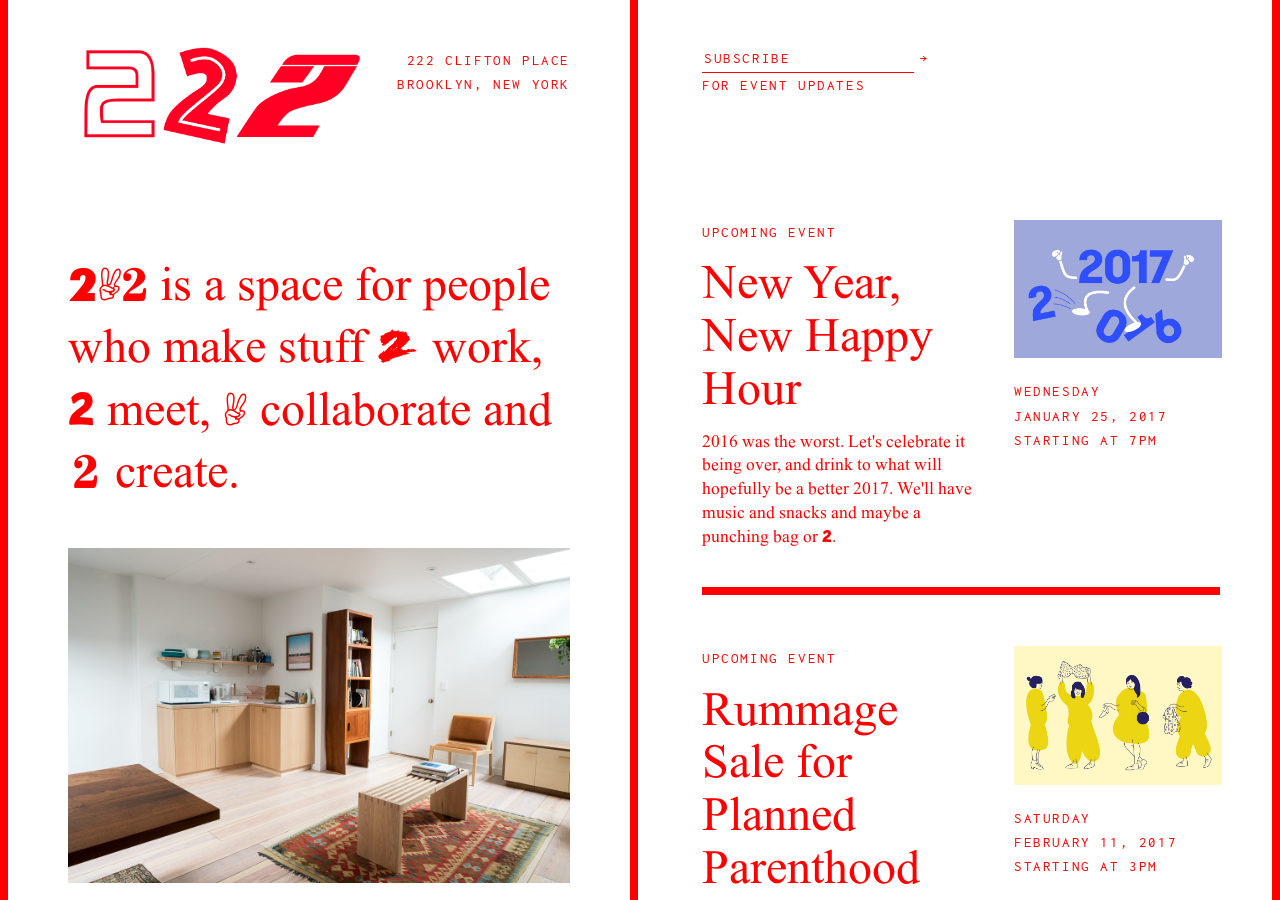
<file: index.html>
<!DOCTYPE html>
  <html lang="en">
  <head>

    <!-- Basic Page Needs
    –––––––––––––––––––––––––––––––––––––––––––––––––– -->
    <meta charset="utf-8">
    <title>222 Clifton Place</title>
    <meta name="description" content="">
    <meta name="author" content="">

    <!-- Mobile Specific Metas
    –––––––––––––––––––––––––––––––––––––––––––––––––– -->
    <meta name="viewport" content="width=device-width, initial-scale=1">

    <!-- FONT
    –––––––––––––––––––––––––––––––––––––––––––––––––– -->
    <link href="//fonts.googleapis.com/css?family=Raleway:400,300,600" rel="stylesheet" type="text/css">
    <link href="https://fonts.googleapis.com/css?family=Inconsolata" rel="stylesheet">

    <!-- CSS
    –––––––––––––––––––––––––––––––––––––––––––––––––– -->
    <link rel="stylesheet" href="css/test.css">

    <!-- Favicon
    –––––––––––––––––––––––––––––––––––––––––––––––––– -->
    <link rel="icon" type="image/png" href="images/favicon.png">

    <link href="//cdn-images.mailchimp.com/embedcode/horizontal-slim-10_7.css" rel="stylesheet" type="text/css">
    <style type="text/css">

    </style>


  </head>
  <body>


 <!-- Left Panel
  –––––––––––––––––––––––––––––––––––––––––––––––––– -->    
    <div id="left-panel" class="nano">
      <div class="outer-scroll nano-content" tabindex="0"> 
        <div class="inner-scroll" style="height: 100%;"> 
          <div class="transform-panel"> 
           <div class="inner-text">
            <div class="text" > 
              <img src="images/222logo.gif" style="width:300px;">
              <div id="address">
                <div id="smalltext">222 Clifton Place<br>Brooklyn, New York</div>
              </div>



              <section class="text white-panel"> 

                <section id="leftside"><p>&#x0174 is a space for people who make stuff &#x1E40 work, &#x1EB4 meet, &#x1EAE collaborate and &#x1EB6 create. </p>

                <img class="Slides" src="images/Slide1.jpg" style="width:100%">
                <img class="Slides" src="images/Slide2.jpg" style="width:100%">
                <img class="Slides" src="images/Slide3.jpg" style="width:100%">

                <p style="margin-top:35px;">We have a small number of desks for rent, and also host events such as lectures, screenings, and workshops &#x1E3E. 
                  If you’re interested in renting a desk, using the space for an event, or &#x1EB2 make an appointment Ɯ see it for yourself, please send an introduction email &#x01CD <span id="email"><a href="mailto:info@twotwentytwo.co" target="_top">info@twotwentytwo.co</a></span>
                  <br><br>
                  <span id="smalltext">current residents</span> <br>
                  <span id="studiomates"><a href="http://landl.us" target="_blank">L+L</a>
                    <span id="studiomates"><a href="http://stillmade.com" target="_blank">Stillmade</a>
                      <span id="studiomates"><a href="http://maisonpapercut.com" target="_blank">Maison Papercut</a>
                        <span id="studiomates"><a href="http://feliciehaymoz.com" target="_blank">Felicie Haymoz</a>
                        </span>
                      </p>


 </div>
                    </div>
                  </div>
                </div>
              </div>
            </div>
            <div class="nano-pane" style="width: 0px; display: block;"><div class="nano-slider" style=" transform: translate(0px, 0px);"></div></div>
          </div>

      


 <!-- Right Panel
  –––––––––––––––––––––––––––––––––––––––––––––––––– -->    
            <div id="right-panel" class="nano">
              <div class="outer-scroll nano-content" tabindex="0"> 
                <div class="inner-scroll" style="height: 100%;"> 
                  <div class="transform-panel" > 
                    <div class="inner-text">
                     <div class="text" > 


 <!-- Subscribe
  –––––––––––––––––––––––––––––––––––––––––––––––––– -->    
                      <div id="smalltext"> 

                       <form action="//landl.us14.list-manage.com/subscribe/post?u=f8e9a75e9006d62a2e29ec972&amp;id=3f71c3a1ae" method="POST" action="subcribe.php" class="subscribe-form" target="_blank" required>
                        <input type="email" value="" name="EMAIL" class="subscribe-input" id="subscribe-input" placeholder="Subscribe" required>


                        <input type="submit" value="&#8594;" name="subscribe" id="subscribe-submit" class="subscribe-submit">
                        <br>for event updates </div>
                      </form>
                    </div>

    <div class="mobileShow">
            <hr noshade></hr></div>
 <!-- Events
  –––––––––––––––––––––––––––––––––––––––––––––––––– -->    
                    <div id="hangline">
                      <div id="event-left"> 
                        <div id="smalltext" >Upcoming Event</div> 
                        <p style="line-height:1.1em;">New Year, New Happy Hour</p> 
                        <div id="eventinfo">2016 was the worst. Let's celebrate it being over, and drink to what will hopefully be a better 2017. We'll have  music and snacks and maybe a punching bag or &#x1EB4.</div> 

                      </div>

                      <div id="event-right">
                        <img src="images/2017.jpg" style="width:100%">
                        <div id="date" >Wednesday <br>January 25, 2017<br> starting at 7pm</div>

                      </div>
                    </div>

                    <hr noshade></hr>

                    <div id="event-left"> 
                      <div id="smalltext" >Upcoming Event</div> 
                      <p style="line-height:1.1em;">Rummage Sale for Planned Parenthood</p> 
                      <div id="eventinfo">We're having a used clothing sale for Planned Parenthood! A $25 donation gets you your pick of three gently used pieces of clothing or accessories. We'll also have drinks and sweets. All proceeds go &#x1E40  Planned Parenthood. If you have clothes, accessories, or something else &#x1EB6 donate, please get in touch.
                      </div> 

                    </div>

                    <div id="event-right">
                      <img src="images/rummage.jpg" style="width:100%">
                    <div id="date" >Saturday <br>February 11, 2017<br> starting at 3pm</div>

                    </div>


                    <hr noshade></hr>

                    <div id="event-left"> 
                      <div id="smalltext" >Past Event</div> 
                      <p style="line-height:1.1em;">After Hours 1</p> 
                      <div id="eventinfo">After hours is an occasional salon series dedicated &#x1EB2 critical reflection on contemporary design practice. It is a space for discussing, questioning, philosophizing, sharing, supporting, reframing, stepping back and looking forward. Sessions are committed &#x01CD diverse forms and far and wide-ranging ideas, in response &#x1EB4 the constantly-shifting landscape of contemporary practice.</div> 

                    </div>

                    <div id="event-right">
                      <img src="images/AfterHours.gif" style="width:100%">
                      <div id="date" >Wednesday <br>May 11, 2016<br> starting at 7:30pm</div>

                    </div>



                    <hr noshade></hr>

                    <div id="event-left">  
                      <div id="smalltext" >Past Event</div> 
                      <p style="line-height:1.2em;">L+L and Stillmade Happy Hour</p>
                      <div id="eventinfo" >Join us for happy hour. We'll have drinks, music, snacks, fun, and maybe the olympics streaming!</div> 

                    </div>

                    <div id="event-right">
                      <img src="images/HappyHour.jpg" style="width:100%">
                      <div id="date" >Thursday <br>August 11, 2016 <br> starting at 7pm</div>

                    </div>



                    <hr noshade></hr>



                    <div id="event-left">  
                      <div id="smalltext" >Past Event</div> 
                      <p style="line-height:1em;">Holiday Market</p>
                      <div id="eventinfo">A selection of beautiful handcrafted furniture, products, ceramics, plants, textiles, photography, prints etc etc etc! for sale, and all made by small, local companies like <a href="http://www.studiocofield.com/" target="_blank">Cofield</a>, <a href="http://bowernyc.com/" target="_blank">Bower</a>, <a href="http://fortstandard.com/" target="_blank">Fort Standard</a>, <a href="http://www.handatextiles.com/" target="_blank">Handa Textiles</a>, <a href="http://www.studioproba.com/" target="_blank">Studio Proba</a>, <a href="http://emily-johnston.com/" target="_blank">Emily Johnston</a>, and <a href="http://www.turowceramics.com/" target="_blank">Gabe Turow</a>! Also, snacks and drinks!</div> 

                    </div>

                    <div id="event-right">
                      <img src="images/HolidayMarket.jpg" style="width:100%">
                      <div id="date" style="margin-bottom:80px;">Saturday <br>December 5, 2015 <br> Starting at 11am</div>
                    </div>




                  </div>
                </div>
              </div>
            </div>
          </div>
          <div class="nano-pane" style="width: 11px; display: block;"><div class="nano-slider" style="transform: translate(0px, 0px);"></div></div>
        </div>


 <!-- Automatic Carousel Script
  –––––––––––––––––––––––––––––––––––––––––––––––––– -->    
        <script>
          var myIndex = 0;
          carousel();

          function carousel() {
            var i;
            var x = document.getElementsByClassName("Slides");
            for (i = 0; i < x.length; i++) {
             x[i].style.display = "none";  
           }
           myIndex++;
           if (myIndex > x.length) {myIndex = 1}    
            x[myIndex-1].style.display = "block";  
      setTimeout(carousel, 3500); // Change image every 2 seconds
    }
  </script>
  <!-- End Document
  –––––––––––––––––––––––––––––––––––––––––––––––––– -->
</body>
</html>
</file>
<file: css/test.css>
/*! main.scss for RangeMe - last updated 2015.08.26 */
/**
 * 1. All units are in rems as this unit of measurement is supported in all
 *    required browsers. Media queries however use em units as rem units can
 *    be buggy in some browsers. 
 * 2. Parts of the code contained within may change before concluding 
 *    frontend development.
 *
 * ========================================================================== 
 *
 * Dependent on normalize.css - see git.io/normalize
 *
 */
/* Functions */
/* ========================================================================== */
/* strip units from calculations */
/* Site Variables */
/* ========================================================================== */
/* Colors */
/* Define Animation Lengths - please note this will NOT affect Javascript Animations */
/* Page Image Margins */
/* Max Content Width */
/* Break Points */
/* Mixins */
/* ========================================================================== */
/* media queries */
/* CSS box-sizing */
/* border-radius */
/* text overflow */
/* transition */
/* transform */
/* background-size */
/* no select */
/* fill-parent */
/* horizontal-center */
/* Additional Resets */
/* ========================================================================== */


/* Font
–––––––––––––––––––––––––––––––––––––––––––––––––– */

@font-face {
  font-family: TimesTwoRoman;
  src: url(TimesTwoRoman-Regular.otf); 
  font-weight: normal;
    font-style: normal;
  -webkit-font-smoothing: antialiased;

}

@font-face {
  font-family: Iconsolata;
  src: url(Iconsolata-Regular.otf); 
  font-weight: normal;
      font-style: normal;
  -webkit-font-smoothing: antialiased;
}


/* ========================================================================== */

#js,
html, {	font-size: 62.5%; 
      -webkit-font-smoothing: antialiased !important;
}

body {
  font-family: TimesTwoRoman;
  color:red;
  -webkit-font-smoothing: antialiased !important;
 }

article,
div,
fieldset,
figure,
footer,
header,
nav,
section {
  display: block;
  position: relative;
  padding-bottom: 0rem;
  padding-top: .5rem;
  margin: 0;
  border: none;
  -webkit-box-sizing: border-box;
  -moz-box-sizing: border-box;
  box-sizing: border-box; 
}

/* Typography
–––––––––––––––––––––––––––––––––––––––––––––––––– */
h1, h2, h3, h4, h5, {
  margin-top: 0;
  margin-bottom: 0rem;
  font-family: TimesTwoRoman;
-webkit-font-smoothing: antialiased;
text-rendering: optimizeLegibility;}
p {	font-size: 2rem; line-height: 1.2;  letter-spacing: 0; }
h1 {  font-size: 2rem; line-height: 1.3;  letter-spacing: 0; }
h2 { font-size: 20px; font-size: 2.0rem; line-height: 1.3;  letter-spacing: 0; }
h3 { font-size: 2rem; line-height: 1.3;  letter-spacing: 0;  }
h4 { font-size: 2.4rem; line-height: 1.35; letter-spacing: 0;  }
h5 { font-size: 1.8rem; line-height: 1.5;  letter-spacing: 0;  }


#smalltext{
  margin-top: 0% !important;
  margin-bottom: 10px;
  font-family: Inconsolata, monospace;
  -webkit-font-smoothing: antialiased !important;
  text-rendering: optimizeLegibility;
  font-size: .95rem; line-height: 1.6;  letter-spacing: 1.6px; color:red; text-transform: uppercase;
}

@media(max-device-width : 960px){ 
#smalltext{
  margin-bottom:-25px;
  margin-top: 0% !important;

}

}


#date{
  margin-top: 10px !important;
  margin-bottom: 0px;
  font-family: Inconsolata, monospace;
  -webkit-font-smoothing: antialiased !important;
  text-rendering: optimizeLegibility;
  font-size: .95rem; line-height: 1.6;  letter-spacing: 1.6px; color:red; text-transform: uppercase;
}

@media(max-width : 960px){ 
#date{
  font-family: Inconsolata, monospace;
  margin-top: 15px !important;
  margin-bottom: 5px !important;

}
}

#eventinfo{
  font-size: 1.1rem; 
  line-height: 1.35;  
  letter-spacing: 0; 
  margin-top:-40px;
  margin-bottom: 0px;
  color:red;
   -webkit-font-smoothing: antialiased !important;
  text-rendering: optimizeLegibility;
}

@media(max-device-width : 960px){ 
#eventinfo{
  margin-bottom:30px;
  margin-top: -5%;

}
}

#studiomates{
  font-size: 1.1rem; 
  line-height: 2.5rem;  
  display: block;
  letter-spacing: 0; 
  margin-top:0px;
  margin-bottom: 0;
  color:red;
   -webkit-font-smoothing: antialiased !important;
  text-rendering: optimizeLegibility;
}

@media(max-device-width : 960px){ 
#studiomates{
  margin-bottom:0;

}
}

  
@media (min-width : 960px){ 
p, h1, h2, h3, h4, h5 {text-rendering: optimizeLegibility;-webkit-font-smoothing: antialiased !important;}
p {	font-size: 3rem; line-height: 1.3;  letter-spacing: 0; color:red;  margin-top: 0;}
/* h1 {  font-size: 1.2rem; line-height: 1.5;  letter-spacing: 0; color:green;  margin-top: 0;}
h2 {	font-size: 12px; font-size: 1.2rem; line-height: 1.5;  letter-spacing: 0; color:blue;}
  h3 { font-size: 2.8rem; line-height: 1.3;  letter-spacing: 0; color:pink;  margin-top: 0;}
  h4 { font-size: rem; color:orange;}
  h5 { font-size: 2.4rem; color:black;}
  */
>>>>>>> origin/master
}




/* Links
–––––––––––––––––––––––––––––––––––––––––––––––––– */
a {
  color: red; 
  text-decoration: none;
}
 a:visted, a:hover, a:active{
  color: blue;
  text-decoration: none; 
}

#subscribe a{
  color:red;
  text-decoration: none;
}
#subscribe a:hover {
  color:red;
  text-decoration: none;
}

.button a{
    color: red; 
    text-decoration: none;
}

#button a{
    color: red; 
    text-decoration: none;
}

#button a:hover {
    color: blue; 
    text-decoration: none;
}

#email a{
  color:red;
  text-decoration: none;
}

#email a:hover {
   color: blue; 
   border-bottom:2px solid blue;
}

#studiomates a{
  color: red; 
  border-bottom:1px solid red;
  text-decoration:none;
}


#studiomates  a:hover {
   color: blue; 
   border-bottom:1px solid blue;
}

#eventinfo a{
  color: red; 
  text-decoration:none;
}


#eventinfo a:hover {
   color: blue; 
   border-bottom:1px solid blue;
}
img,
video,
iframe {
  max-width: 100%;
  max-height: none;
  height: auto;
  width: auto; }

/*
* {
	-webkit-tap-highlight-color: rgba(0,0,0,0);
	background-position:center;
	background-repeat:no-repeat;
	-ms-transform-origin:center;
	-webkit-transform-origin:center;
	transform-origin:center;
	outline:none !important;
	-moz-user-select: -moz-none;
	-khtml-user-select: none;
	-webkit-user-select: none;
	-ms-user-select: none;
	user-select: none;
}*/

ul,
li {
  list-style: none; }

.clear {
  height: 1px !important;
  width: 100% !important;
  margin-bottom: -1px !important;
  position: relative;
  display: block !important;
  clear: both !important; }

html,
body {
  width: 100%; 
}

input,
button,
textarea {
  outline: none !important;
  border-radius: 0 !important; }


svg {
  top: 0;
  left: 0;
  width: 100%;
  height: 100%;
  position: absolute; }
  svg * {
    -webkit-transition: fill 0.4s;
    -moz-transition: fill 0.4s;
    -ms-transition: fill 0.4s;
    transition: fill 0.4s;
    /* resolves blurry elements on webkit */ }

::-webkit-input-placeholder {
  /* Chrome/Opera/Safari */
  color: #999 !important; }

::-moz-placeholder {
  /* Firefox 19+ */
  color: #999 !important; }

:-ms-input-placeholder {
  /* IE 10+ */
  color: #999 !important; }

:-moz-placeholder {
  /* Firefox 18- */
  color: #999 !important; }

::selection {
  background: #fff;
  color: #0000ff; }

::-moz-selection {
  background: #fff;
  color: #0000ff; }

*::selection {
  background: #fff;
  color: #0000ff; }

*::-moz-selection {
  background: #fff;
  color: #0000ff; }

/* Indicators - used by JS to determine media queries and screen size */
/* ========================================================================== */
#screen-size,
#cover {
  position: fixed;
  top: 0;
  left: 0;
  width: 100%;
  height: 100%; }
  #screen-size svg,
  #cover svg {
    position: absolute;
    top: 50%;
    left: 50%;
    transform-style: flat;
    -webkit-transform: translateY(-50%) translateX(-50%);
    -ms-transform: translateY(-50%) translateX(-50%);
    transform: translateY(-50%) translateX(-50%);
    -webkit-transform-origin: 50% 50%;
    -ms-transform-origin: 50% 50%;
    transform-origin: 50% 50%;
    height: 2.5rem;
    width: 2.5rem; }
    @media screen and (min-width: 47.5em) {
      #screen-size svg,
      #cover svg {
        height: 3.75rem;
        width: 3.75rem; } }
    @media screen and (min-width: 60rem) {
      #screen-size svg,
      #cover svg {
        height: 5rem;
        width: 5rem; } }

#cover {
  background-color: white;
  z-index: 20000;
  display: block; }

#cursor-sub {
  position: fixed;
  top: 50%;
  left: 50%;
  background-image: none;
  background-size: cover;
  height: 1.375rem;
  width: 1.375rem;
  margin-top: -0.6875rem;
  margin-left: -0.6875rem;
  display: none !important;
  z-index: 20000; }

body.loading #cursor-sub {
  animation: spin 1.5s linear infinite;
  background-image: url("../img/zyxt-cursor-2x.png");
  display: block !important; }
body.drag, body.drag *,
body #divider {
  cursor: ew-resize; }
body.next, body.next * {
  cursor: e-resize; }
body.prev, body.prev * {
  cursor: w-resize; }

.webkit body {
  cursor: url("../img/zyxt-cursor.png") 11 11, auto !important;
  cursor: -webkit-image-set(url("../img/zyxt-cursor.png") 1x, url("../img/zyxt-cursor-2x.png") 2x) 11 11, auto !important; }
  .webkit body * {
    cursor: url("../img/zyxt-cursor.png") 11 11, auto !important;
    cursor: -webkit-image-set(url("../img/zyxt-cursor.png") 1x, url("../img/zyxt-cursor-2x.png") 2x) 11 11, auto !important; }
  .webkit body.loading, .webkit body.loading * {
    cursor: url("../img/blank.png") 1 1, auto !important;
    cursor: -webkit-image-set(url("../img/blank.png") 1x, url("../img/blank.png") 2x) 1 1, auto !important; }
    .webkit body.loading #cursor-sub, .webkit body.loading * #cursor-sub {
      cursor: url("../img/blank.png") 1 1, auto !important;
      cursor: -webkit-image-set(url("../img/blank.png") 1x, url("../img/blank.png") 2x) 1 1, auto !important; }
  .webkit body.drag, .webkit body.drag *,
  .webkit body #divider {
    cursor: url("../img/drag-cursor.png") 16 13, auto !important;
    cursor: -webkit-image-set(url("../img/drag-cursor.png") 1x, url("../img/drag-cursor-2x.png") 2x) 16 13, auto !important; }
  .webkit body.next, .webkit body.next *, .webkit body.prev, .webkit body.prev * {
    cursor: url("../img/blank.png") 1 1, auto !important;
    cursor: -webkit-image-set(url("../img/blank.png") 1x, url("../img/blank.png") 2x) 1 1, auto !important; }
  .webkit body.next #cursor-sub, .webkit body.prev #cursor-sub {
    width: 3.4375rem;
    height: 2rem;
    margin-top: -1rem;
    background-size: cover;
    display: block !important;
    cursor: url("../img/blank.png") 1 1, auto !important;
    cursor: -webkit-image-set(url("../img/blank.png") 1x, url("../img/blank.png") 2x) 1 1, auto !important; }
    @media screen and (min-width: 47.5em) {
      .webkit body.next #cursor-sub, .webkit body.prev #cursor-sub {
        height: 4rem;
        width: 6.875rem;
        margin-top: -2rem; } }
  .webkit body.next #cursor-sub {
    background-image: url("../img/right-arrow-2x.png");
    margin-left: -4.9375rem; }
    @media screen and (min-width: 47.5em) {
      .webkit body.next #cursor-sub {
        margin-left: -8.375rem; } }
  .webkit body.prev #cursor-sub {
    background-image: url("../img/left-arrow-2x.png");
    margin-left: 1.5rem; }
    @media screen and (min-width: 47.5em) {
      .webkit body.prev #cursor-sub {
        margin-left: 1.5rem; } }

@keyframes spin {
  0% {
    transform: rotate(0deg); }
  100% {
    transform: rotate(360deg); } }
#desktop-indicator {
  position: absolute;
  top: 0;
  left: 0;
  height: 1px;
  width: 1px;
  display: none; }
  @media screen and (min-width: 60rem) {
    #desktop-indicator {
      display: block; } }



.counter p {
  font-size: 0.8125rem;
  line-height: 1.25rem; }

#screen-size {
  top: 0;
  left: 0;
  width: 100%;
  height: 100%;
  position: absolute; }


/* Wrappers */
/* ========================================================================== */
#site-wrapper {
  overflow: hidden;
  width: 100%; }
  @media screen and (min-width: 60rem) {
    #site-wrapper {
      top: 0;
      left: 0;
      width: 100%;
      height: 100%;
      position: absolute;
      overflow: hidden; } }
  @media screen and (min-width: 60rem) {
    #site-wrapper #scroll-panel {
      top: 0;
      left: 0;
      width: 100%;
      height: 100%;
      position: absolute;
      overflow: hidden; } }

/* 
.black-panel {
  background-color: #000; }
  .black-panel * {
    color: #fff; }
  @media screen and (min-width: 60rem) {
    .black-panel {
      background-color: #fff; }
      .black-panel * {
        color: #000; } }



.white-panel {
  padding-bottom: 1.625rem;
  padding-left: 1.875rem;
  padding-right: 1.875rem; }
  @media screen and (min-width: 47.5em) {
    .white-panel {
      padding-left: 3.75rem;
      padding-right: 3.75rem;
      padding-bottom: 1.0625rem; } }
  @media screen and (min-width: 60rem) {
    .white-panel {
      padding-left: 0;
      padding-right: 0; } }

*/

.columnheader {
z-index:1;
width:100%;
opacity:1;
}


#left-panel
@media screen and (min-width: 60rem) {
    #left-panel {
      border-right: none;
      border-left: none;
      padding-top: 0;
      overflow-x: hidden; } }
  @media screen and (min-width: 60rem) {
    #left-panel .inner-text {
      border-right: none;
      border-left: none;
      padding-top: 0rem !important;
      padding-left: 3.75rem;
      padding-right: 3.75rem;
      padding-bottom: 2.5rem; 
      z-index:3;} }

      @media screen and (max-width: 59rem) {
    #left-panel .inner-text {
      border-right: none;
      border-left: none;
      padding-top: 0rem !important;
      padding-left: 0rem;
      padding-right: 0rem;
      padding-bottom: 0rem; 
      z-index:3;} }

  @media screen and (min-width: 60rem) {
    #left-panel {

      top: 0;
      left: 0;
      width: 100%;
      height: 100%;
      position: absolute;
      width: calc(50% - 0.125rem);
      overflow: scroll; } }



#right-panel
@media screen and (min-width: 60rem) {
    #right-panel {
      border-left: none;
      padding-top: 0;
      overflow-x: hidden; } }
  @media screen and (min-width: 60rem) {
    #right-panel .inner-text {
      border-left: none;
      padding-top: 0rem;
      padding-left: 3.75rem;
      padding-right: 3.125rem;
      padding-bottom: 2.5rem; 
      z-index:3;
      } }
  @media screen and (min-width: 60rem) {
    #right-panel {
      top: 0;
      right: 0;
      width: 100%;
      height: 100%;
      position: absolute;
      width: calc(50% - 0.125rem);
      overflow: scroll; } }


#mobile-intro {
  padding-top: 8.375rem; }
  @media screen and (min-width: 47.5em) {
    #mobile-intro {
      padding-bottom: 1.625rem;
      padding-top: 0rem; } }
  @media screen and (min-width: 60rem) {
    #mobile-intro {
      display: none; } }

.media-wrapper {
  top: 0;
  width: 100%;
  height: 100%;
  position: absolute; }




/* Buttons */
/* ========================================================================== */
#button {
  font-family: Inconsolata, monospace;
  font-size: 1rem; 
  line-height: 1.3;  
  letter-spacing: 1.6px; 
  color:red; 
  text-transform: uppercase;
  text-align: center;

    -webkit-box-sizing: border-box;
    -moz-box-sizing: border-box;
    box-sizing: border-box; 
    display: inline-block;
    width:98%;
    margin-top:30px;

    padding: 1.1rem 2.7rem 1.1rem 2.7rem;
    background: #fff;
    border: 1px solid red;
    box-shadow: 1px 0px 0px red, 
    0px 1px 0px red, 
    1.5px 0.5px 0px red, 
    0.5px 1.5px 0px red, 
    2px 1px 0px red, 
    1px 2px 0px red, 
    2.5px 1.5px 0px red, 
    1.5px 2.5px 0px red, 
    3px 2px 0px red, 
    2px 3px 0px red, 
    3.5px 2.5px 0px red, 
    2.5px 3.5px 0px red, 
    4px 3px 0px red, 
    3px 4px 0px red, 
    4.5px 3.5px 0px red, 
    3.5px 4.5px 0px red, 
    5px 4px 0px red, 
    4px 5px 0px red;
  }
  
  
  
  @media screen and (min-width: 60rem) {
    .buttons {
      padding-top: 1rem; } }
  .buttons a {
    display: block;
    border: 0.125rem solid #000;
    color: #000;
    text-align: center;
    text-transform: uppercase;
    font-size: 1.125rem;
    height: 2.25rem;
    line-height: 2rem;
    display: block;
    -webkit-box-sizing: border-box;
    -moz-box-sizing: border-box;
    box-sizing: border-box; }
    @media screen and (min-width: 47.5em) {
      .buttons a {
        height: 2.125rem;
        line-height: 1.875rem;
        font-size: 1rem;
        display: inline-block;
        padding: 0 1.25rem; } }
  .buttons li {
    padding-bottom: 0.625rem;
    display: block; }
    .buttons li:last-child {
      padding-bottom: 0; }
    @media screen and (min-width: 47.5em) {
      .buttons li {
        display: inline-block;
        margin-right: 0.9375rem; }
        .buttons li:last-child {
          padding-bottom: 0.625rem; } }

@media screen and (min-width: 60rem) {
  .project:last-of-type .buttons {
    padding-bottom: 0.125rem; } }

.black-panel .buttons a {
  border-color: #fff;
  color: #fff;
  background-color: #000;
  -webkit-transition: background-color 0.4s, border-color 0.4s, color 0.4s;
  -moz-transition: background-color 0.4s, border-color 0.4s, color 0.4s;
  -ms-transition: background-color 0.4s, border-color 0.4s, color 0.4s;
  transition: background-color 0.4s, border-color 0.4s, color 0.4s;
  /* resolves blurry elements on webkit */ }
  .black-panel .buttons a:hover, .black-panel .buttons a:focus {
    color: #fff !important;
    background-color: #0000ff;
    border-color: #0000ff; }
  @media screen and (min-width: 60rem) {
    .black-panel .buttons a {
      border-color: #000;
      color: #000;
      background-color: #fff; } }

.toggle {
  font-size: 1rem;
  line-height: 1.25rem;
  color: #999;
  margin-top: 0;
  text-align: center;
  width: 14rem;
  display: block;
  margin-left: auto;
  margin-right: auto;
  position: relative;
  z-index: 10; }
  @media screen and (min-width: 47.5em) {
    .toggle {
      margin-top: 0;
      font-size: 1.875rem;
      margin-bottom: 2.375rem; } }
  @media screen and (min-width: 60rem) {
    .toggle {
      display: none; } }

/* Mobile Ticker */
/* ========================================================================== */
.site-logo {
  width: 1.625rem;
  height: 1.625rem; }
  .site-logo * {
    top: 0;
    left: 0;
    width: 100%;
    height: 100%;
    position: absolute;
    -webkit-background-size: 100% 100%;
    -moz-background-size: 100% 100%;
    -ms-background-size: 100% 100%;
    background-size: 100% 100%;
    background-repeat: no-repeat;
    background-position: center;
    text-indent: -9999px;
    padding: 0; }
  .site-logo .logo-background {
    background-image: url("../svg/zyxt-logo.svg"); }
  .site-logo#site-logo {
    top: 6.375rem;
    z-index: 2;
    position: absolute;
    left: 50%;
    transform-style: flat;
    -webkit-transform: translateX(-50%);
    -ms-transform: translateX(-50%);
    transform: translateX(-50%);
    -webkit-transform-origin: 50% 50%;
    -ms-transform-origin: 50% 50%;
    transform-origin: 50% 50%;
    position: fixed; }
    @media screen and (min-width: 47.5em) {
      .site-logo#site-logo {
        top: 7rem; } }
    @media screen and (min-width: 60rem) {
      .site-logo#site-logo {
        display: none !important; } }

#screensaver {
  top: 0;
  left: 0;
  width: 100%;
  height: 100%;
  position: absolute;
  position: fixed;
  z-index: 20000;
  display: none;
  background-color: transparent !important; }
  #screensaver .site-logo {
    position: absolute;
    margin-top: -0.8125rem;
    margin-left: -0.8125rem; }


/* Mobile Ticker */
/* ========================================================================== */
#mobile-ticker {
  height: 4.5rem;
  position: absolute;
  top: 0;
  left: 0;
  width: 100%;
  background-color: #0000ff; }
  @media screen and (min-width: 60rem) {
    #mobile-ticker {
      display: none; } }
  #mobile-ticker .ticker {
    position: absolute;
    width: 9999px;
    left: 0;
    top: 0.75rem;
    z-index: 10; }
    #mobile-ticker .ticker > ul {
      position: relative;
      width: 100%; }
    #mobile-ticker .ticker li {
      display: inline-block;
      float: left; }
    #mobile-ticker .ticker li {
      font-size: 1.125rem;
      line-height: 1.5;
      color: red; }
    #mobile-ticker .ticker .bullet {
      width: 0.9375rem;
      height: 0.9375rem;
      margin: 0.3125rem 1.875rem 0;
      background-color: #fff;
      border-radius: 50%; }
  #mobile-ticker .footer-link {
    text-align: center;
    padding-top: 2.9375rem; }
    #mobile-ticker .footer-link a {
      font-family: 'HelveticaNeueETW01-75Bd';
      font-size: 0.625rem;
      text-transform: center;
      display: block;
      color: #fff; }
  #mobile-ticker .fill {
    top: 0;
    left: 0;
    width: 100%;
    height: 100%;
    position: absolute;
    z-index: 20;
    display: block; }


/* Subscribe 
==========================================================================*/ 

.subscribe {
  width: 100px;
  background: white;
  border:none;

}


.subscribe-form {
  margin-top:5px;
 margin-bottom: 40px;
}

.subscribe-input {
  width: 40%;
  font-family: Inconsolata, monospace;
  font-size: .96rem; 
  line-height: 1.6;  
  letter-spacing: 1.6px; 
  color:red !important; 
  text-transform: uppercase;
  border:none;
  border-bottom:1px solid red;

}


.subscribe-submit {
 width: auto;
 text-align: left;
 background: none;
 margin-left:-10px;
  font-family: Inconsolata, monospace;
  font-size: .85rem; 
  line-height: 1.6;  
  letter-spacing: .8px; 
  color:red !important; 
  text-transform: uppercase;
  border:none;
  cursor: pointer;
 
  }

  &:before {
    content: '';
    display: inline-block;
    width: 25px;

  }
}

@media (max-width : 960px){ 
    #subscribe-form { 
      margin-bottom: 120px;

      }}

input { @include box-sizing(border-box); }
::-moz-focus-inner { padding: 0; border: 0 }
:-moz-placeholder { color: red !important; }
::-webkit-input-placeholder { color: red !important;

/* Project */
/* ========================================================================== 
#projects {
  padding-left: 1.875rem;
  padding-right: 1.875rem;
  padding-top: 0.625rem; }
  @media screen and (min-width: 47.5em) {
    #projects {
      padding-left: 3.125rem;
      padding-right: 3.125rem;
      padding-top: 0.625rem; } }
  @media screen and (min-width: 60rem) {
    #projects {
      padding-left: 0;
      padding-right: 0;
      padding-top: 0; } }
  #projects > div > header {
    padding-top: 1rem;
    padding-bottom: 1.25rem; }
    @media screen and (min-width: 47.5em) {
      #projects > div > header {
        padding-bottom: 1.5rem; } }
    @media screen and (min-width: 60rem) {
      #projects > div > header {
        display: none; } }
  #projects .project {
    padding-bottom: 2.875rem; }
    @media screen and (min-width: 60rem) {
      #projects .project {
        padding-bottom: 1.625rem; } }
    @media screen and (min-width: 47.5em) {
      #projects .project:last-child {
        padding-bottom: 0.9375rem; } }
    @media screen and (min-width: 47.5em) {
      #projects .project:last-child {
        padding-bottom: 1.625rem; } }
    @media screen and (min-width: 60rem) {
      #projects .project:last-child {
        padding-bottom: 1.125rem; } }
    #projects .project .title-slide {
      display: none; }
      @media screen and (min-width: 60rem) {
        #projects .project .title-slide:first-of-type {
          display: block; } }
    #projects .project .accordion-outer-wrapper .accordion {
      height: 4.3125rem;
      overflow: hidden;
      border-bottom: 1.25rem solid #000;
      -webkit-box-sizing: content-box;
      -moz-box-sizing: content-box;
      box-sizing: content-box; }
      @media screen and (min-width: 47.5em) {
        #projects .project .accordion-outer-wrapper .accordion {
          height: 6.5rem;
          border-bottom: 2.625rem solid #000; } }
      #projects .project .accordion-outer-wrapper .accordion .gradient-cover {
        content: "";
        text-align: right;
        position: absolute;
        bottom: 0;
        right: 0;
        width: 100%;
        height: 1.3125rem;
        background: linear-gradient(transparent, black 100%); }
        @media screen and (min-width: 47.5em) {
          #projects .project .accordion-outer-wrapper .accordion .gradient-cover {
            height: 2rem; } }
        @media screen and (min-width: 60rem) {
          #projects .project .accordion-outer-wrapper .accordion .gradient-cover {
            display: none !important; } }
    @media screen and (min-width: 60rem) {
      #projects .project .accordion-outer-wrapper {
        padding-left: 3.125rem;
        padding-right: 3.75rem;
        padding-bottom: 1.25rem; }
        #projects .project .accordion-outer-wrapper .accordion {
          margin-bottom: -1.25rem;
          height: auto !important;
          border-bottom: none;
          -webkit-box-sizing: border-box;
          -moz-box-sizing: border-box;
          box-sizing: border-box; }
          #projects .project .accordion-outer-wrapper .accordion::after {
            display: none; }
          #projects .project .accordion-outer-wrapper .accordion .text {
            -webkit-transform-origin: 0 0;
            -ms-transform-origin: 0 0;
            transform-origin: 0 0; } }
    @media screen and (min-width: 60rem) {
      #projects .project > header {
        display: none; } }
    @media screen and (min-width: 47.5em) {
      #projects .project meta {
        padding-top: 1.625rem; }
        #projects .project meta p {
          font-size: 0.875rem;
          line-height: 1.25rem; } }

.title-slide {
  display: none; }
  @media screen and (min-width: 60rem) {
    .title-slide:first-of-type {
      display: block; } }

/* Carousel */
/* ========================================================================== 
.carousel-outer-wrapper {
  margin-bottom: -0.5rem; }
  .carousel-outer-wrapper figure {
    background-color: #000; }
  .carousel-outer-wrapper .carousel-wrapper {
    padding-top: 75%;
    background-color: #000;
    overflow: hidden;
    /*
    &.nudge-left {
    	.slider {
    		@include transform(translateX(-1.375rem));
    		@include respond-to(greater-than-desktop) {
    			@include transform(translateX(-1.75rem));
    		}
    	}
    }
    &.nudge-right {
    	.slider {
    		@include transform(translateX(1.375rem));
    		@include respond-to(greater-than-desktop) {
    			@include transform(translateX(1.75rem));
    		}
    	}
    }*/ }
    @media screen and (min-width: 60rem) {
      .carousel-outer-wrapper .carousel-wrapper {
        background-color: #000; } }
    .carousel-outer-wrapper .carousel-wrapper .slider {
      -webkit-transition: transform 0.4s;
      -moz-transition: transform 0.4s;
      -ms-transition: transform 0.4s;
      transition: transform 0.4s;
      /* resolves blurry elements on webkit */
      transform-style: flat;
      -webkit-transform: translateX(0);
      -ms-transform: translateX(0);
      transform: translateX(0);
      -webkit-transform-origin: 50% 50%;
      -ms-transform-origin: 50% 50%;
      transform-origin: 50% 50%; }
  .carousel-outer-wrapper .slider,
  .carousel-outer-wrapper .fader {
    top: 0;
    left: 0;
    width: 100%;
    height: 100%;
    position: absolute;
    margin: 0; }
    .carousel-outer-wrapper .slider .slick-track,
    .carousel-outer-wrapper .slider .slick-list,
    .carousel-outer-wrapper .slider .inner-slide,
    .carousel-outer-wrapper .fader .slick-track,
    .carousel-outer-wrapper .fader .slick-list,
    .carousel-outer-wrapper .fader .inner-slide {
      height: 100%;
      padding: 0 !important; }
  .carousel-outer-wrapper .slider {
    height: calc(100% + 2px); }
  .carousel-outer-wrapper .prev-control,
  .carousel-outer-wrapper .next-control {
    top: 0;
    left: 0;
    width: 100%;
    height: 100%;
    position: absolute;
    width: 50%;
    -webkit-transition: opacity 0.4s;
    -moz-transition: opacity 0.4s;
    -ms-transition: opacity 0.4s;
    transition: opacity 0.4s;
    /* resolves blurry elements on webkit */ }
  .carousel-outer-wrapper .next-control {
    width: 100%; }
  .carousel-outer-wrapper .inner-slide {
    height: 100%;
    display: inline-block;
    float: left;
    overflow: hidden; }
    .carousel-outer-wrapper .inner-slide figure {
      top: 0;
      left: 0;
      width: 100%;
      height: 100%;
      position: absolute; }
  .carousel-outer-wrapper .slick-dots {
    display: none; }
  .carousel-outer-wrapper .counter {
    padding-top: 1.25rem;
    text-align: center; }
    @media screen and (min-width: 60rem) {
      .carousel-outer-wrapper .counter {
        display: none; } }
  @media screen and (min-width: 60rem) {
    .carousel-outer-wrapper {
      margin-bottom: 3.125rem; } }
  .carousel-outer-wrapper .top-border,
  .carousel-outer-wrapper .bottom-border {
    height: 4px;
    width: 9999px;
    background-color: #000;
    position: absolute;
    left: 0;
    display: none; }
    @media screen and (min-width: 60rem) {
      .carousel-outer-wrapper .top-border,
      .carousel-outer-wrapper .bottom-border {
        display: block; } }
  .carousel-outer-wrapper .top-border {
    top: 0; }
  .carousel-outer-wrapper bottom-border {
    bottom: 0; }

.touch .next-control,
.touch .prev-control {
  display: none !important; }

.project:first-of-type .carousel-outer-wrapper .top-border {
  display: none !important; }

#left-panel,
#right-panel {
  border-right: 8px solid red;
  overflow: hidden; 
  padding-right: 1.5rem;
  padding-left: .5rem;}
  
  #left-panel
  {
  border-left: 8px solid red;
  background:white;
    overflow: hidden;

  }

     @media (max-width : 960px){ 
#left-panel { 
       border-left: none;
       border-right: none;
      }}

           @media (max-width : 960px){ 
#right-panel { 
       border-left: none;
       border-right: none;
      }}

#left-panel .nano-pane,
#right-panel .nano-pane {
  display: none;
  width: 0px;
  position: absolute;
  top: 0px;
  height: 100%;
  display: none;
  z-index: 9999; }
  #left-panel .nano-pane .nano-slider,
  #right-panel .nano-pane .nano-slider {
    background-color: white;
    position: absolute;
    width: 100%;
    height: 100px;
    top: 0;
    left: 0;
    -webkit-transition: background-color 0.8s;
    -moz-transition: background-color 0.8s;
    -ms-transition: background-color 0.8s;
    transition: background-color 0.8s;
    /* resolves blurry elements on webkit */ }
  @media screen and (min-width: 60rem) {
    #left-panel .nano-pane,
    #right-panel .nano-pane {
      display: block !important; } }
  #left-panel .nano-pane.reverse .nano-slider,
  #right-panel .nano-pane.reverse .nano-slider {
    background-color: #fff; }

#left-panel .nano-pane {
  left: 0; }

#right-panel .nano-pane {
  right: 0; }

@media screen and (min-width: 60rem) {
  .outer-scroll {

    overflow: scroll;
    overflow-x: hidden;
    top: 0;
    left: 0;
    width: 100%;
    height: 100%;
    position: absolute;
    width: calc(100% + 50px) !important;
    padding-right: 50px !important; } }

.title-slide {
  display: none; }
  @media screen and (min-width: 60rem) {
    .title-slide {
      display: block;
      top: 0;
      left: 0;
      width: 100%;
      height: 100%;
      position: absolute;
      background-color: #000;
      width: calc(100% - 49px);
      padding: 0 0 0; }
      .title-slide * {
        color: white;
        position: relative; }
      .title-slide .text-scale,
      .title-slide .half-text-scale,
      .title-slide .background-panel,
      .title-slide figure {
        top: 0;
        left: 0;
        width: 100%;
        height: 100%;
        position: absolute;
        z-index: 0; }
      .title-slide .text-scale {
        padding-left: 3.125rem;
        padding-right: 3.125rem; }
      .title-slide h1 
      {
        text-align: left;
        font-size: 3.5rem;
        line-height: 3.75rem;
        text-transform: uppercase;
        letter-spacing: 0.05; }
      .title-slide h3 {
        padding-top: 2.75rem; }
      .title-slide h5 {
        position: absolute;
        left: 3.125rem;
        bottom: 0.5rem;
        color: #fff;
        text-transform: none;
        font-size: 1rem;
        line-height: 1rem; } }
  @media screen and (min-width: 75rem) {
    .title-slide h1 {
      text-align: left;
      font-size: 5rem;
      line-height: 5.3125rem;
      text-transform: uppercase; } }



#project-text {
  display: none; }
  @media screen and (min-width: 60rem) {
    #project-text {
      display: block; } }

#project-text-mobile {
  display: block; }
  @media screen and (min-width: 60rem) {
    #project-text-mobile {
      display: none; } }

.copyright {
  display: block !important; }
  .copyright p {
    font-size: 0.625rem;
    padding-bottom: 0;
    margin-bottom: -0.5rem;
    margin-top: -1.375rem; }
    @media screen and (min-width: 47.5em) {
      .copyright p {
        font-size: 0.875rem;
        padding-bottom: 0;
        margin-bottom: 0.6875rem;
        margin-top: -1.875rem; } }
    @media screen and (min-width: 60rem) {
      .copyright p {
        font-size: 0.875rem;
        padding-bottom: 0;
        margin-bottom: -0.625rem;
        margin-top: 1.8125rem; } }

#news-splash {
  z-index: 15000;
  top: 0;
  left: 0;
  width: 100%;
  height: 100%;
  position: absolute;
  position: fixed;
  display: none; }
  @media screen and (min-width: 60rem) {
    #news-splash {
      display: block; } }
  #news-splash > * {
    top: 0;
    left: 0;
    width: 100%;
    height: 100%;
    position: absolute; }


#address{
      float: right;
      text-align: right;
       margin-top: 0px;
    }

@media (max-width : 960px){ 
    #address{ 
      float: none;
      text-align: left;
      display: block;
      margin-top: 20px;

      }}

#subscribe{
  text-align: left;
}

#hangline{
  padding-top: 75px;
}

@media (max-device-width : 960px){ 
    #hangline{ 
      padding-top:10px;

      }}



#event-left{
  width: 55%;
  float: left;
  padding-top:0px;

}

@media (max-device-width : 960px){ 
    #event-left { 
      width:60%;
      float: none;
      display: inline;

      }}



#event-right{
  width: 40%;
  float: right;


}

@media (max-device-width : 960px){ 
    #event-right { 
      width:30%;
      float: none;
      display: inline;

      }}
   

hr{
  width:98%;
  border-width: 4px;
  border-color:red;
  margin-top:40px;
  margin-bottom: 40px;
  display:inline-block;

}



.mobileShow { 
  display: none;
}
   /* Smartphone Portrait and Landscape */
   @media (max-device-width : 960px){ 
    .mobileShow { 
      display: inline;
      }}


#leftside{
   margin-top: 80px;
}

@media (max-width : 960px){ 
    #leftside { 
      margin-top:20px;

      }}
</file>
